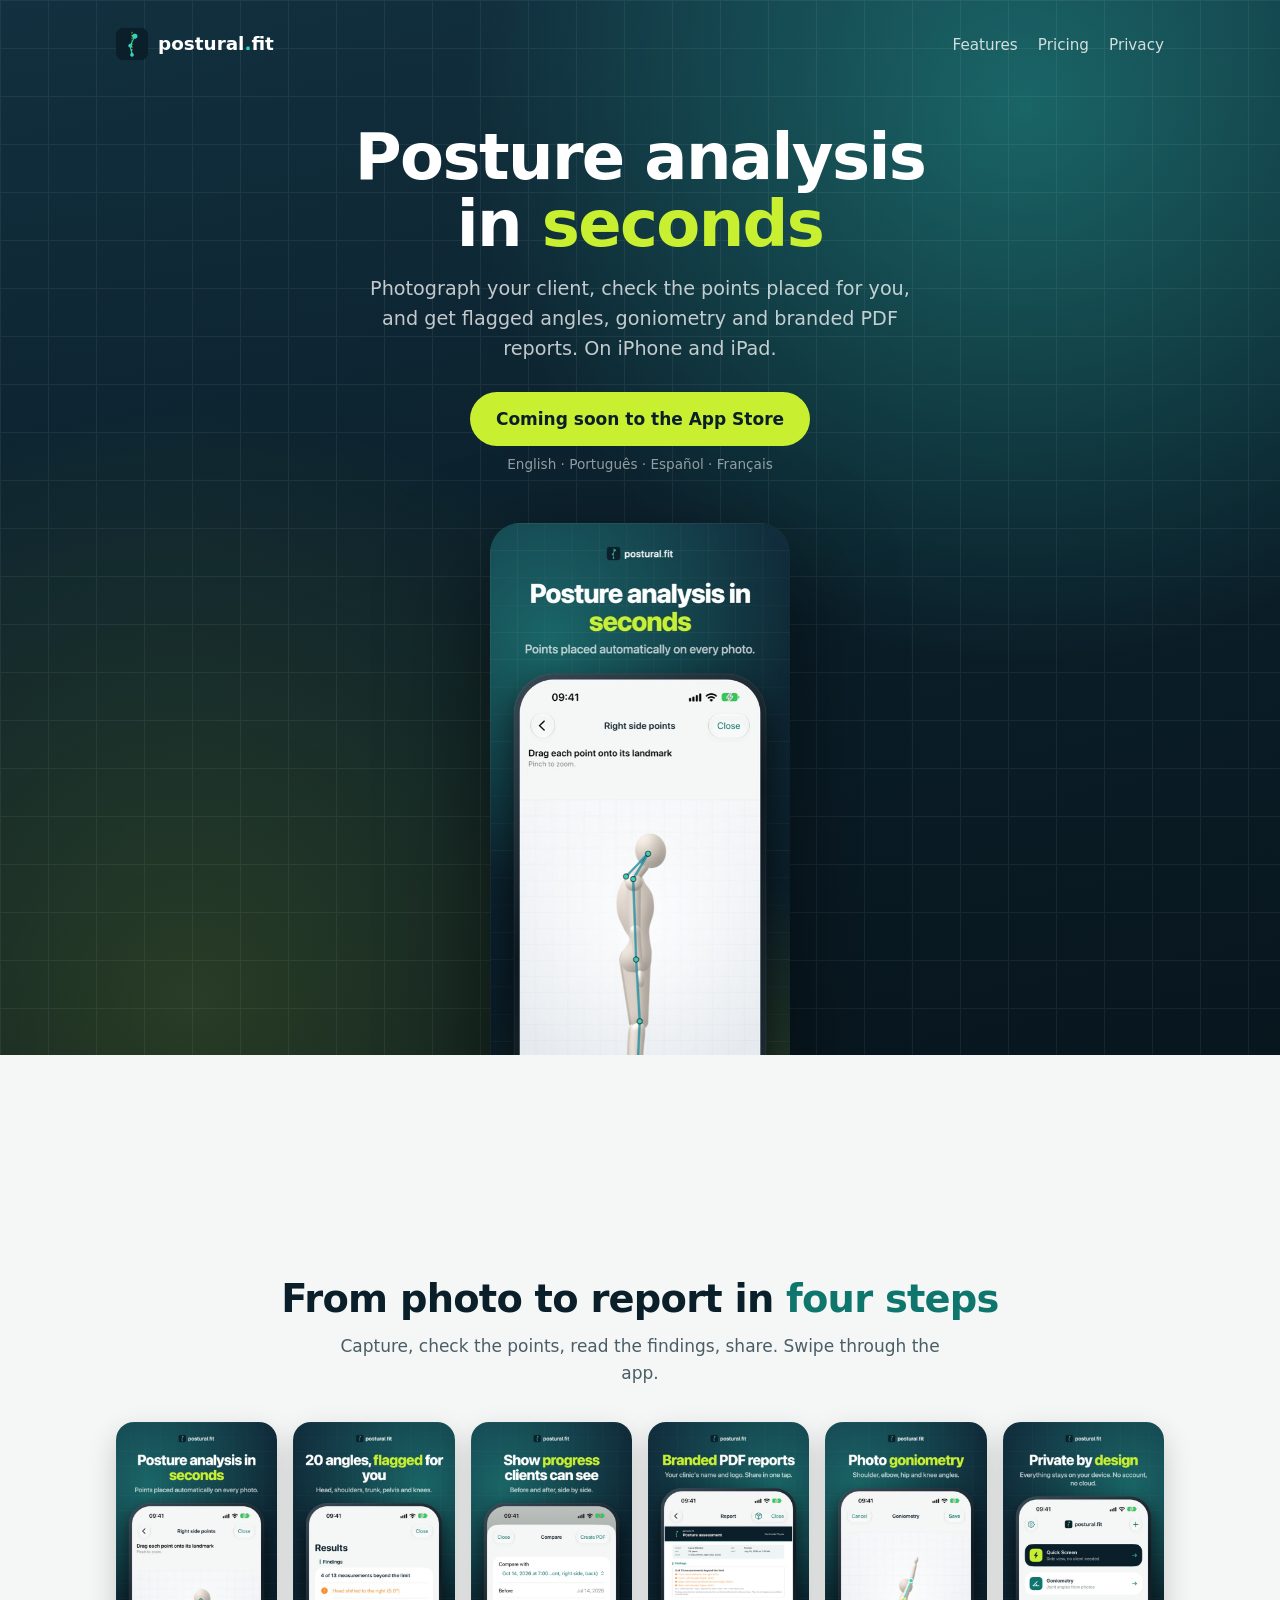
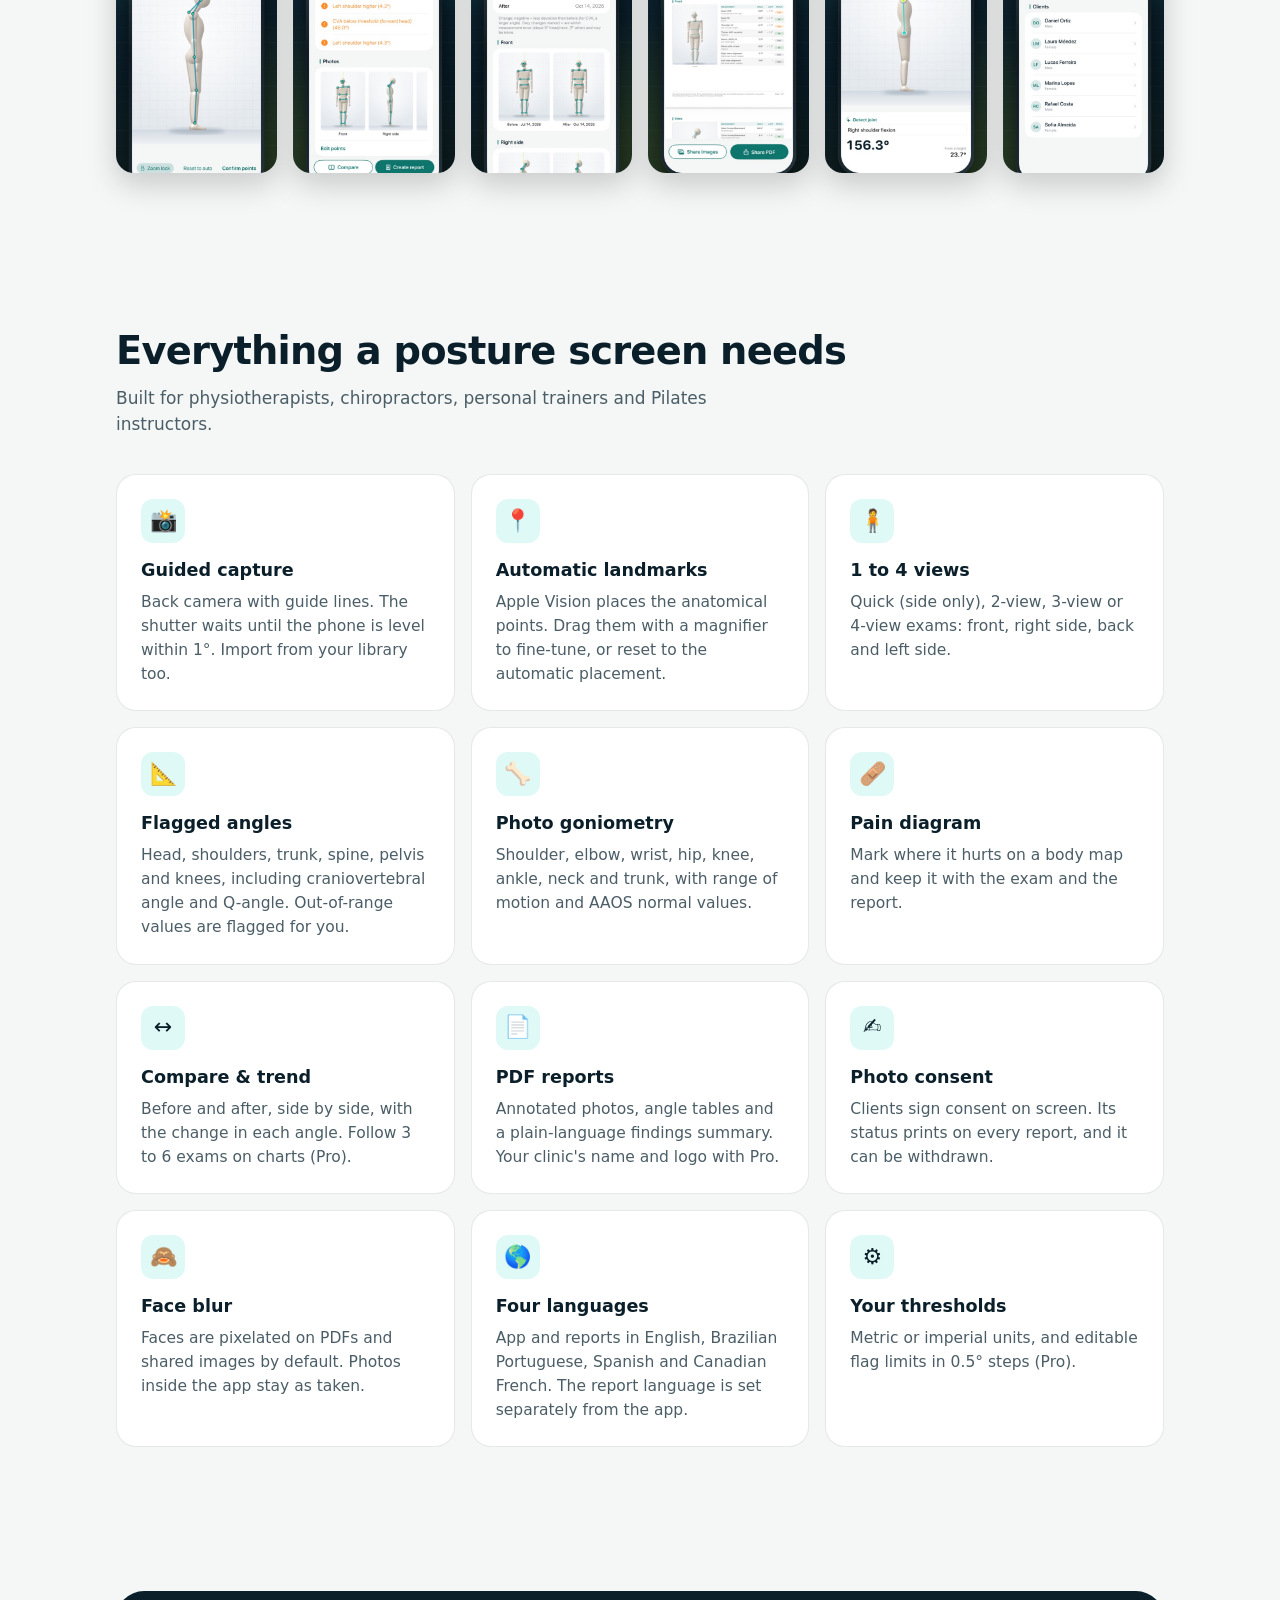
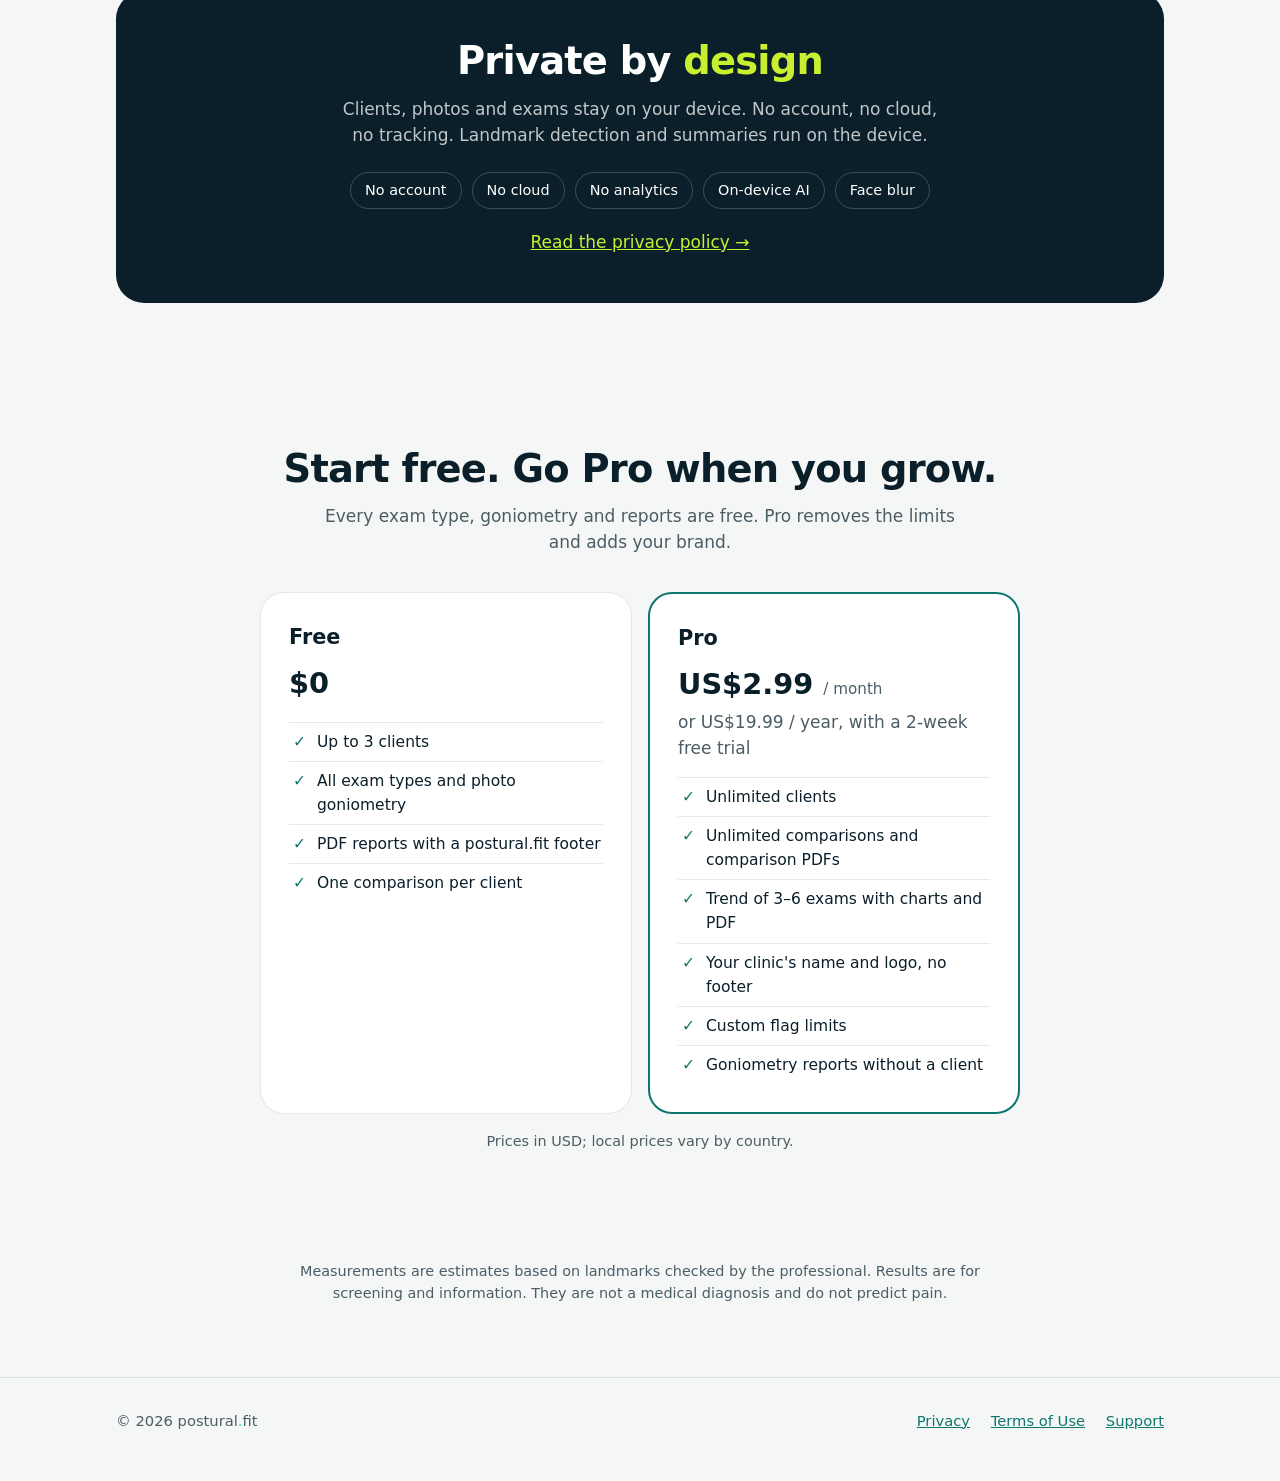
<file: index.html>
<!doctype html>
<html lang="en">
<head>
<meta charset="utf-8">
<meta name="viewport" content="width=device-width, initial-scale=1">
<title>postural.fit · Posture assessment by photo</title>
<meta name="description" content="Assess posture from photos, track progress across exams and share branded PDF reports. For physiotherapists and trainers. Everything stays on your device.">
<meta name="theme-color" content="#0B1F2A">
<link rel="icon" href="icon.png">
<link rel="apple-touch-icon" href="icon.png">
<link rel="stylesheet" href="style.css">
</head>
<body>

<header class="hero">
  <div class="wrap">
    <nav>
      <a class="brand" href="./"><img src="mark.png" alt=""><span>postural<b>.</b>fit</span></a>
      <div class="links"><a href="#features">Features</a><a href="#pricing">Pricing</a><a href="privacy/">Privacy</a></div>
    </nav>
    <h1>Posture analysis in <em>seconds</em></h1>
    <p class="lead">Photograph your client, check the points placed for you, and get flagged angles, goniometry and branded PDF reports. On iPhone and iPad.</p>
    <span class="cta">Coming soon to the App Store</span>
    <p class="note">English · Português · Español · Français</p>
    <img class="phone" src="shots/01.jpg" alt="postural.fit placing posture landmarks on a side-view photo">
  </div>
</header>
<div class="spacer"></div>

<section>
  <div class="wrap center">
    <h2>From photo to report in <span class="accent">four steps</span></h2>
    <p class="sub">Capture, check the points, read the findings, share. Swipe through the app.</p>
    <div class="gallery">
      <img src="shots/01.jpg" alt="Posture analysis in seconds: points placed automatically on every photo">
      <img src="shots/02.jpg" alt="Angles flagged for you: head, shoulders, trunk, pelvis and knees">
      <img src="shots/03.jpg" alt="Show progress: before and after, side by side">
      <img src="shots/04.jpg" alt="Branded PDF reports with your clinic's name and logo">
      <img src="shots/05.jpg" alt="Photo goniometry: shoulder, elbow, hip and knee angles">
      <img src="shots/06.jpg" alt="Private by design: everything stays on your device">
    </div>
  </div>
</section>

<section id="features">
  <div class="wrap">
    <h2>Everything a posture screen needs</h2>
    <p class="sub">Built for physiotherapists, chiropractors, personal trainers and Pilates instructors.</p>
    <div class="features">
      <div class="card"><div class="ico">📸</div><h3>Guided capture</h3>
        <p>Back camera with guide lines. The shutter waits until the phone is level within 1°. Import from your library too.</p></div>
      <div class="card"><div class="ico">📍</div><h3>Automatic landmarks</h3>
        <p>Apple Vision places the anatomical points. Drag them with a magnifier to fine-tune, or reset to the automatic placement.</p></div>
      <div class="card"><div class="ico">🧍</div><h3>1 to 4 views</h3>
        <p>Quick (side only), 2-view, 3-view or 4-view exams: front, right side, back and left side.</p></div>
      <div class="card"><div class="ico">📐</div><h3>Flagged angles</h3>
        <p>Head, shoulders, trunk, spine, pelvis and knees, including craniovertebral angle and Q-angle. Out-of-range values are flagged for you.</p></div>
      <div class="card"><div class="ico">🦴</div><h3>Photo goniometry</h3>
        <p>Shoulder, elbow, wrist, hip, knee, ankle, neck and trunk, with range of motion and AAOS normal values.</p></div>
      <div class="card"><div class="ico">🩹</div><h3>Pain diagram</h3>
        <p>Mark where it hurts on a body map and keep it with the exam and the report.</p></div>
      <div class="card"><div class="ico">↔️</div><h3>Compare &amp; trend</h3>
        <p>Before and after, side by side, with the change in each angle. Follow 3 to 6 exams on charts (Pro).</p></div>
      <div class="card"><div class="ico">📄</div><h3>PDF reports</h3>
        <p>Annotated photos, angle tables and a plain-language findings summary. Your clinic's name and logo with Pro.</p></div>
      <div class="card"><div class="ico">✍️</div><h3>Photo consent</h3>
        <p>Clients sign consent on screen. Its status prints on every report, and it can be withdrawn.</p></div>
      <div class="card"><div class="ico">🙈</div><h3>Face blur</h3>
        <p>Faces are pixelated on PDFs and shared images by default. Photos inside the app stay as taken.</p></div>
      <div class="card"><div class="ico">🌎</div><h3>Four languages</h3>
        <p>App and reports in English, Brazilian Portuguese, Spanish and Canadian French. The report language is set separately from the app.</p></div>
      <div class="card"><div class="ico">⚙️</div><h3>Your thresholds</h3>
        <p>Metric or imperial units, and editable flag limits in 0.5° steps (Pro).</p></div>
    </div>
  </div>
</section>

<section>
  <div class="wrap">
    <div class="privacy">
      <h2>Private by <span class="hl">design</span></h2>
      <p>Clients, photos and exams stay on your device. No account, no cloud, no tracking. Landmark detection and summaries run on the device.</p>
      <div class="pills"><span>No account</span><span>No cloud</span><span>No analytics</span><span>On-device AI</span><span>Face blur</span></div>
      <p style="margin-top:20px"><a href="privacy/" style="color:var(--lime)">Read the privacy policy →</a></p>
    </div>
  </div>
</section>

<section id="pricing">
  <div class="wrap center">
    <h2>Start free. Go Pro when you grow.</h2>
    <p class="sub">Every exam type, goniometry and reports are free. Pro removes the limits and adds your brand.</p>
    <div class="plans">
      <div class="plan">
        <h3>Free</h3>
        <div class="price">$0</div>
        <ul>
          <li>Up to 3 clients</li>
          <li>All exam types and photo goniometry</li>
          <li>PDF reports with a postural.fit footer</li>
          <li>One comparison per client</li>
        </ul>
      </div>
      <div class="plan pro">
        <h3>Pro</h3>
        <div class="price">US$2.99 <small>/ month</small></div>
        <p style="color:var(--muted)">or US$19.99 / year, with a 2-week free trial</p>
        <ul>
          <li>Unlimited clients</li>
          <li>Unlimited comparisons and comparison PDFs</li>
          <li>Trend of 3–6 exams with charts and PDF</li>
          <li>Your clinic's name and logo, no footer</li>
          <li>Custom flag limits</li>
          <li>Goniometry reports without a client</li>
        </ul>
      </div>
    </div>
    <p class="sub" style="margin-top:16px;font-size:.9rem">Prices in USD; local prices vary by country.</p>
  </div>
</section>

<section style="padding-top:0">
  <p class="disclaimer wrap">Measurements are estimates based on landmarks checked by the professional. Results are for screening and information. They are not a medical diagnosis and do not predict pain.</p>
</section>

<footer>
  <div class="wrap">
    <span>© 2026 postural<span class="dot">.</span>fit</span>
    <span>
      <a href="privacy/">Privacy</a>
      <a href="https://www.apple.com/legal/internet-services/itunes/dev/stdeula/">Terms of Use</a>
      <a href="support/">Support</a>
    </span>
  </div>
</footer>

</body>
</html>
</file>
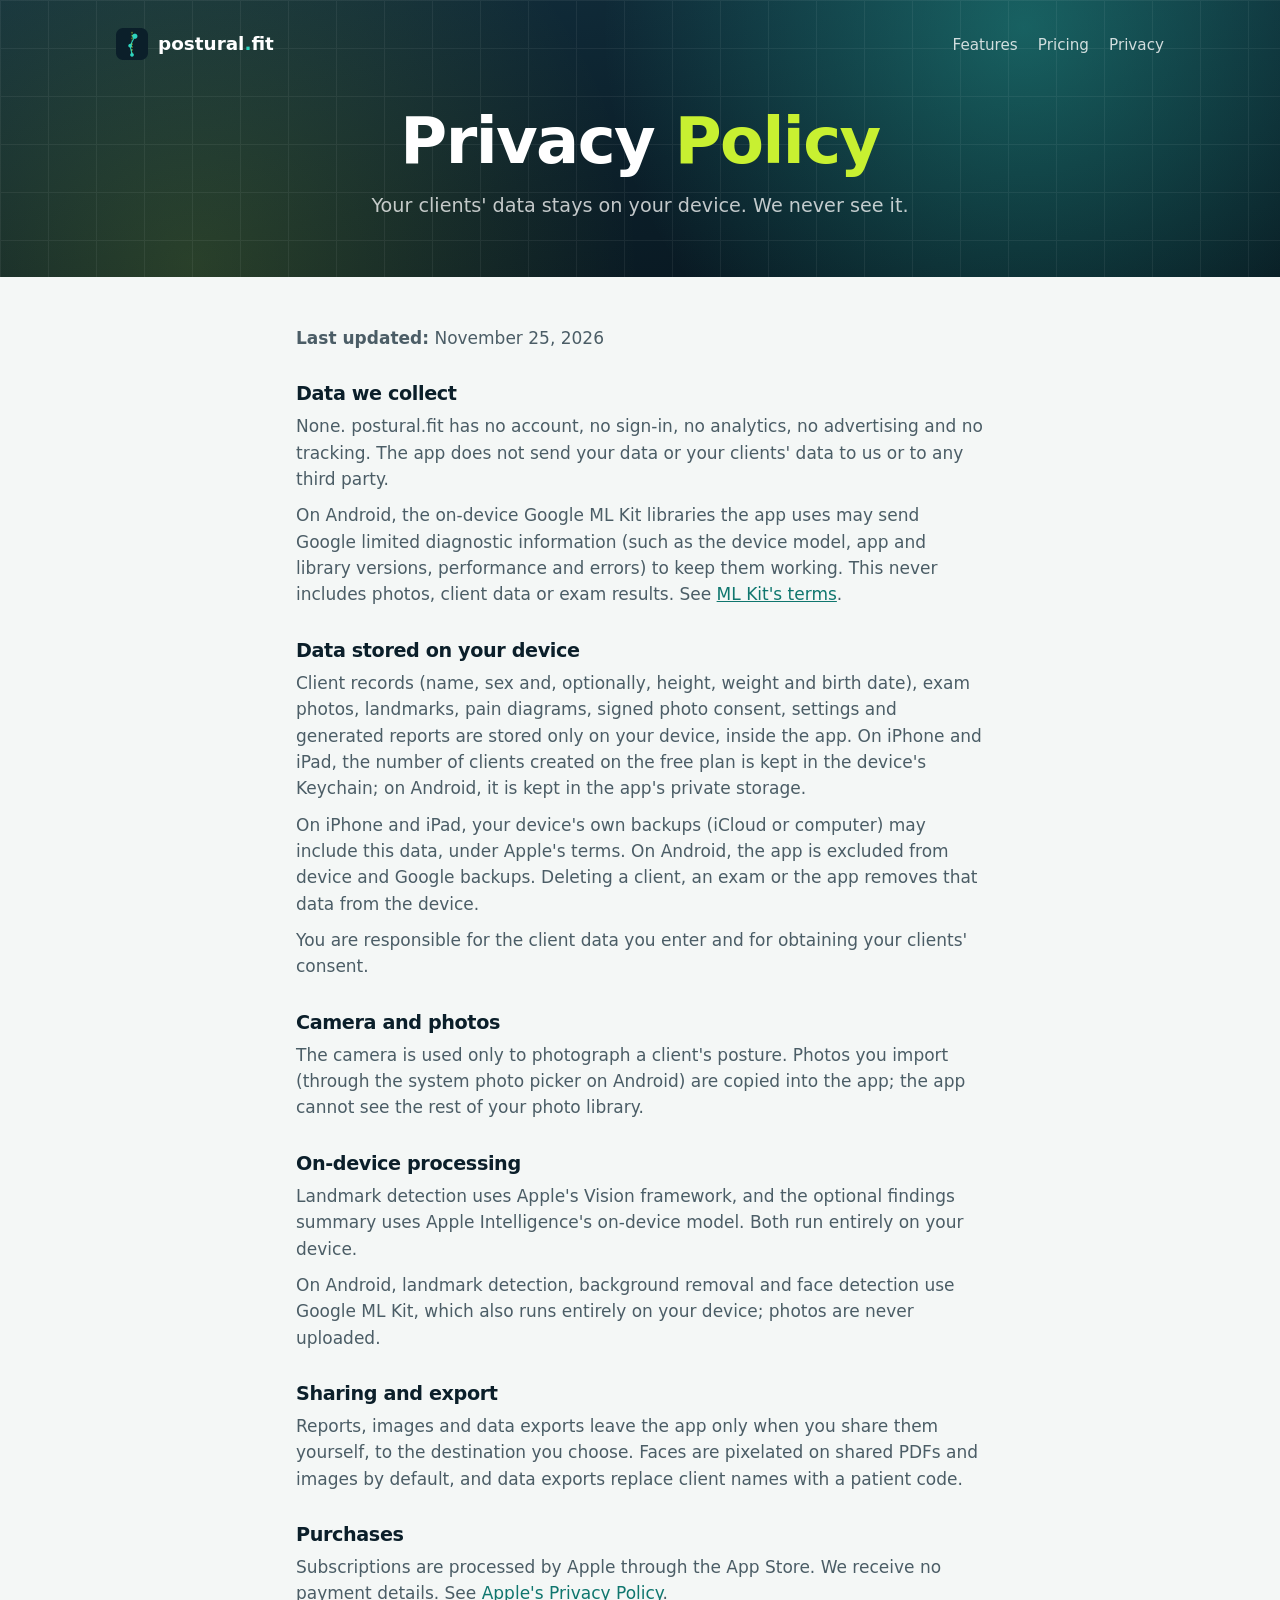
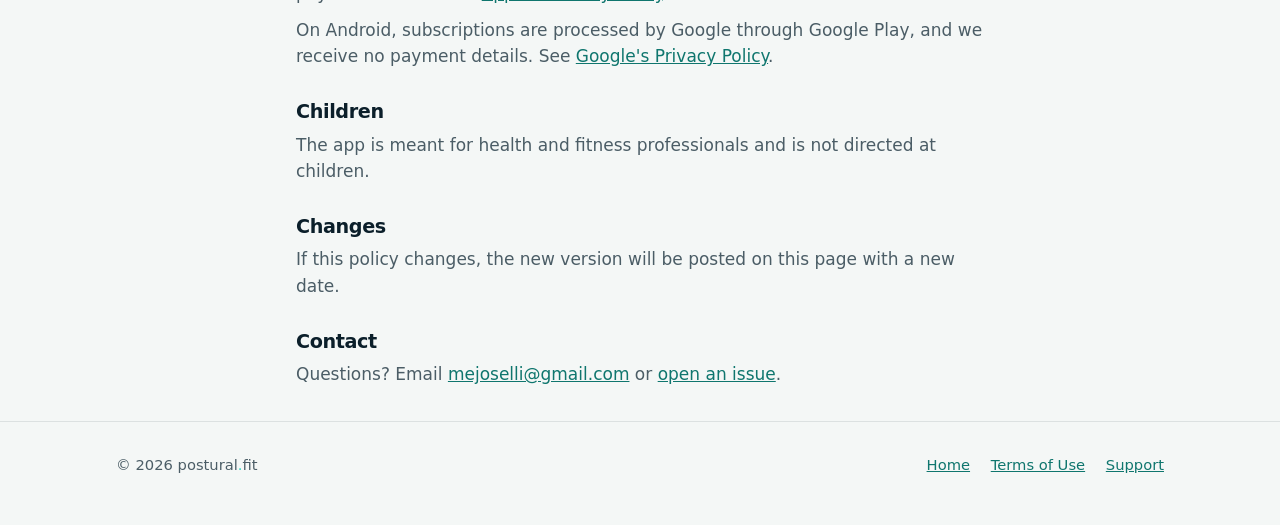
<file: privacy/index.html>
<!doctype html>
<html lang="en">
<head>
<meta charset="utf-8">
<meta name="viewport" content="width=device-width, initial-scale=1">
<title>Privacy Policy · postural.fit</title>
<meta name="theme-color" content="#0B1F2A">
<link rel="icon" href="../icon.png">
<link rel="stylesheet" href="../style.css">
</head>
<body>

<header class="hero" style="padding-bottom:56px">
  <div class="wrap">
    <nav>
      <a class="brand" href="../"><img src="../mark.png" alt=""><span>postural<b>.</b>fit</span></a>
      <div class="links"><a href="../#features">Features</a><a href="../#pricing">Pricing</a><a href="./">Privacy</a></div>
    </nav>
    <h1 style="margin-top:48px">Privacy <em>Policy</em></h1>
    <p class="lead">Your clients' data stays on your device. We never see it.</p>
  </div>
</header>

<main class="doc">
  <p><strong>Last updated:</strong> November 25, 2026</p>

  <h2>Data we collect</h2>
  <p>None. postural.fit has no account, no sign-in, no analytics, no advertising and no tracking. The app does not send your data or your clients' data to us or to any third party.</p>
  <p>On Android, the on-device Google ML Kit libraries the app uses may send Google limited diagnostic information (such as the device model, app and library versions, performance and errors) to keep them working. This never includes photos, client data or exam results. See <a href="https://developers.google.com/ml-kit/terms">ML Kit's terms</a>.</p>

  <h2>Data stored on your device</h2>
  <p>Client records (name, sex and, optionally, height, weight and birth date), exam photos, landmarks, pain diagrams, signed photo consent, settings and generated reports are stored only on your device, inside the app. On iPhone and iPad, the number of clients created on the free plan is kept in the device's Keychain; on Android, it is kept in the app's private storage.</p>
  <p>On iPhone and iPad, your device's own backups (iCloud or computer) may include this data, under Apple's terms. On Android, the app is excluded from device and Google backups. Deleting a client, an exam or the app removes that data from the device.</p>
  <p>You are responsible for the client data you enter and for obtaining your clients' consent.</p>

  <h2>Camera and photos</h2>
  <p>The camera is used only to photograph a client's posture. Photos you import (through the system photo picker on Android) are copied into the app; the app cannot see the rest of your photo library.</p>

  <h2>On-device processing</h2>
  <p>Landmark detection uses Apple's Vision framework, and the optional findings summary uses Apple Intelligence's on-device model. Both run entirely on your device.</p>
  <p>On Android, landmark detection, background removal and face detection use Google ML Kit, which also runs entirely on your device; photos are never uploaded.</p>

  <h2>Sharing and export</h2>
  <p>Reports, images and data exports leave the app only when you share them yourself, to the destination you choose. Faces are pixelated on shared PDFs and images by default, and data exports replace client names with a patient code.</p>

  <h2>Purchases</h2>
  <p>Subscriptions are processed by Apple through the App Store. We receive no payment details. See <a href="https://www.apple.com/legal/privacy/">Apple's Privacy Policy</a>.</p>
  <p>On Android, subscriptions are processed by Google through Google Play, and we receive no payment details. See <a href="https://policies.google.com/privacy">Google's Privacy Policy</a>.</p>

  <h2>Children</h2>
  <p>The app is meant for health and fitness professionals and is not directed at children.</p>

  <h2>Changes</h2>
  <p>If this policy changes, the new version will be posted on this page with a new date.</p>

  <h2>Contact</h2>
  <p>Questions? Email <a href="mailto:mejoselli@gmail.com">mejoselli@gmail.com</a> or <a href="https://github.com/mjoselli/postural-fit/issues">open an issue</a>.</p>
</main>

<footer>
  <div class="wrap">
    <span>© 2026 postural<span class="dot">.</span>fit</span>
    <span>
      <a href="../">Home</a>
      <a href="https://www.apple.com/legal/internet-services/itunes/dev/stdeula/">Terms of Use</a>
      <a href="../support/">Support</a>
    </span>
  </div>
</footer>

</body>
</html>
</file>
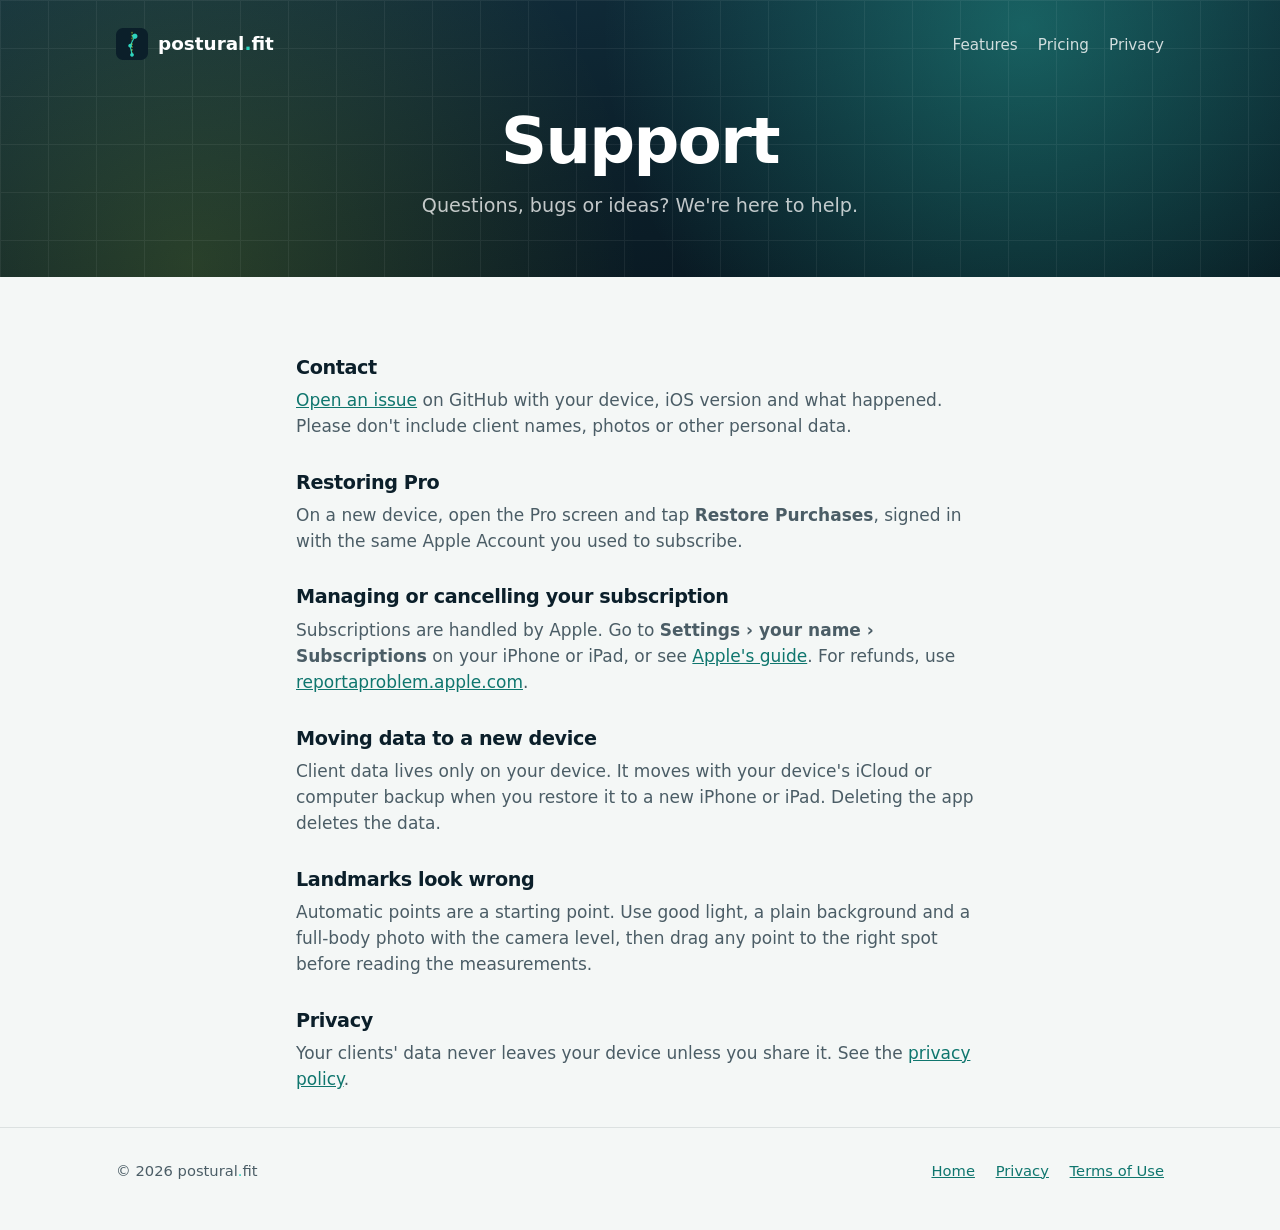
<file: support/index.html>
<!doctype html>
<html lang="en">
<head>
<meta charset="utf-8">
<meta name="viewport" content="width=device-width, initial-scale=1">
<title>Support · postural.fit</title>
<meta name="theme-color" content="#0B1F2A">
<link rel="icon" href="../icon.png">
<link rel="stylesheet" href="../style.css">
</head>
<body>

<header class="hero" style="padding-bottom:56px">
  <div class="wrap">
    <nav>
      <a class="brand" href="../"><img src="../mark.png" alt=""><span>postural<b>.</b>fit</span></a>
      <div class="links"><a href="../#features">Features</a><a href="../#pricing">Pricing</a><a href="../privacy/">Privacy</a></div>
    </nav>
    <h1 style="margin-top:48px">Support</h1>
    <p class="lead">Questions, bugs or ideas? We're here to help.</p>
  </div>
</header>

<main class="doc">
  <h2>Contact</h2>
  <p><a href="https://github.com/mjoselli/postural-fit/issues">Open an issue</a> on GitHub with your device, iOS version and what happened. Please don't include client names, photos or other personal data.</p>

  <h2>Restoring Pro</h2>
  <p>On a new device, open the Pro screen and tap <strong>Restore Purchases</strong>, signed in with the same Apple Account you used to subscribe.</p>

  <h2>Managing or cancelling your subscription</h2>
  <p>Subscriptions are handled by Apple. Go to <strong>Settings › your name › Subscriptions</strong> on your iPhone or iPad, or see <a href="https://support.apple.com/en-us/118428">Apple's guide</a>. For refunds, use <a href="https://reportaproblem.apple.com">reportaproblem.apple.com</a>.</p>

  <h2>Moving data to a new device</h2>
  <p>Client data lives only on your device. It moves with your device's iCloud or computer backup when you restore it to a new iPhone or iPad. Deleting the app deletes the data.</p>

  <h2>Landmarks look wrong</h2>
  <p>Automatic points are a starting point. Use good light, a plain background and a full-body photo with the camera level, then drag any point to the right spot before reading the measurements.</p>

  <h2>Privacy</h2>
  <p>Your clients' data never leaves your device unless you share it. See the <a href="../privacy/">privacy policy</a>.</p>
</main>

<footer>
  <div class="wrap">
    <span>© 2026 postural<span class="dot">.</span>fit</span>
    <span>
      <a href="../">Home</a>
      <a href="../privacy/">Privacy</a>
      <a href="https://www.apple.com/legal/internet-services/itunes/dev/stdeula/">Terms of Use</a>
    </span>
  </div>
</footer>

</body>
</html>
</file>
<file: style.css>
/* Brand tokens from the app's Brand.xcassets. */
:root {
  --ink: #0B1F2A; --teal: #0F766E; --landmark: #2DD4BF; --lime: #C8F031;
  --canvas: #F4F7F6; --surface: #FFFFFF; --text: #0B1F2A; --muted: #4B5D66; --line: rgba(11,31,42,.1);
}
@media (prefers-color-scheme: dark) {
  :root { --canvas: #07161E; --surface: #122A36; --text: #F4F7F6; --muted: #A9BAC2; --line: rgba(255,255,255,.1); }
}
* { box-sizing: border-box; margin: 0; }
html { scroll-behavior: smooth; }
body { background: var(--canvas); color: var(--text); font: 17px/1.55 ui-rounded, -apple-system, "SF Pro Rounded", system-ui, sans-serif; }
a { color: var(--teal); }
@media (prefers-color-scheme: dark) { a { color: var(--landmark); } }
img { max-width: 100%; }
.wrap { max-width: 1080px; margin: 0 auto; padding: 0 16px; }

/* Dark hero, same backdrop as the App Store screenshots. */
.hero {
  position: relative; overflow: hidden; color: #fff; text-align: center; padding: 28px 0 0;
  background:
    radial-gradient(circle at 80% 10%, rgba(45,212,191,.35), transparent 40%),
    radial-gradient(circle at 15% 95%, rgba(200,240,49,.16), transparent 40%),
    linear-gradient(170deg, #12303f 0%, #0b1f2a 55%, #08161e 100%);
}
.hero::before { content: ""; position: absolute; inset: 0; opacity: .06; pointer-events: none;
  background-image: linear-gradient(#fff 1px, transparent 1px), linear-gradient(90deg, #fff 1px, transparent 1px);
  background-size: 48px 48px; }
.hero > * { position: relative; }
nav { display: flex; align-items: center; justify-content: space-between; }
.brand { display: inline-flex; align-items: center; gap: 10px; color: #fff; text-decoration: none; font-weight: 600; font-size: 1.15rem; }
.brand img { width: 32px; height: 32px; }
.brand b, .dot { color: var(--landmark); }
nav .links a { color: rgba(255,255,255,.8); text-decoration: none; margin-left: 20px; font-size: .95rem; }
nav .links a:hover { color: #fff; }
.hero h1 { font-size: clamp(2.3rem, 6vw, 4rem); line-height: 1.05; letter-spacing: -.025em; font-weight: 800; margin: 64px auto 16px; max-width: 14ch; }
.hero h1 em, .hl { font-style: normal; color: var(--lime); }
.hero .lead { font-size: 1.2rem; color: rgba(255,255,255,.75); max-width: 36rem; margin: 0 auto; }
.cta { display: inline-block; margin: 28px 0 8px; padding: 14px 26px; border-radius: 999px; background: var(--lime); color: var(--ink);
  font-weight: 700; text-decoration: none; }
.note { font-size: .85rem; color: rgba(255,255,255,.55); }
.hero .phone { width: 300px; margin: 48px auto -120px; border-radius: 30px; box-shadow: 0 40px 100px rgba(0,0,0,.5); display: block; }
.spacer { height: 150px; }

section { padding: 72px 0; }
h2 { font-size: clamp(1.7rem, 4vw, 2.4rem); letter-spacing: -.02em; line-height: 1.15; margin-bottom: 12px; }
.sub { color: var(--muted); max-width: 40rem; margin-bottom: 36px; }
.center { text-align: center; } .center .sub { margin-left: auto; margin-right: auto; }

/* Screenshot gallery: swipe on phones, grid on wide screens. */
.gallery { display: grid; grid-auto-flow: column; grid-auto-columns: 220px; gap: 16px; overflow-x: auto;
  scroll-snap-type: x mandatory; padding-bottom: 12px; }
.gallery img { width: 100%; border-radius: 18px; scroll-snap-align: start; box-shadow: 0 12px 30px rgba(0,0,0,.18); }
@media (min-width: 1000px) { .gallery { grid-auto-flow: row; grid-template-columns: repeat(6, 1fr); overflow: visible; } }

.features { display: grid; grid-template-columns: repeat(auto-fit, minmax(280px, 1fr)); gap: 16px; }
.card { background: var(--surface); border: 1px solid var(--line); border-radius: 20px; padding: 24px; }
.card .ico { width: 44px; height: 44px; border-radius: 12px; display: grid; place-items: center; font-size: 22px;
  background: rgba(45,212,191,.15); margin-bottom: 14px; }
.card h3 { font-size: 1.1rem; margin-bottom: 6px; }
.card p, .card li { color: var(--muted); font-size: .97rem; }
.card ul { padding-left: 1.1em; margin-top: 6px; }

.privacy { background: var(--ink); color: #fff; border-radius: 28px; padding: 48px 32px; text-align: center; }
.privacy p { color: rgba(255,255,255,.75); max-width: 38rem; margin: 0 auto; }
.privacy .pills { display: flex; flex-wrap: wrap; gap: 10px; justify-content: center; margin-top: 24px; }
.privacy .pills span { border: 1px solid rgba(255,255,255,.2); border-radius: 999px; padding: 6px 14px; font-size: .9rem; }

.plans { display: grid; grid-template-columns: repeat(auto-fit, minmax(280px, 1fr)); gap: 16px; max-width: 760px; margin: 0 auto; text-align: left; }
.plan { background: var(--surface); border: 1px solid var(--line); border-radius: 24px; padding: 28px; }
.plan.pro { border: 2px solid var(--teal); }
.plan h3 { font-size: 1.3rem; }
.price { font-size: 1.8rem; font-weight: 800; margin: 8px 0 2px; }
.price small { font-size: .95rem; font-weight: 500; color: var(--muted); }
.plan ul { list-style: none; padding: 0; margin-top: 16px; }
.plan li { padding: 7px 0 7px 28px; position: relative; border-top: 1px solid var(--line); font-size: .97rem; }
.plan li::before { content: "✓"; position: absolute; left: 4px; color: var(--teal); font-weight: 800; }

.disclaimer { color: var(--muted); font-size: .9rem; max-width: 46rem; margin: 0 auto; text-align: center; }
footer { border-top: 1px solid var(--line); padding: 32px 0 48px; color: var(--muted); font-size: .92rem; }
footer .wrap { display: flex; flex-wrap: wrap; gap: 16px; justify-content: space-between; }
footer a { margin-left: 16px; }

/* Legal pages */
.doc { max-width: 720px; margin: 0 auto; padding: 48px 16px 24px; }
.doc h1 { font-size: clamp(2rem, 5vw, 2.8rem); letter-spacing: -.02em; margin: 40px 0 6px; }
.doc h2 { font-size: 1.2rem; margin: 32px 0 8px; }
.doc p { margin-bottom: 10px; color: var(--muted); }
.doc .brand { color: var(--text); }

@media (max-width: 560px) {
  nav .links a:not(:last-child) { display: none; }
  .hero .phone { width: 240px; }
  .privacy { padding: 36px 20px; }
}
.accent { color: var(--teal); }
@media (prefers-color-scheme: dark) { .accent { color: var(--landmark); } }
</file>
